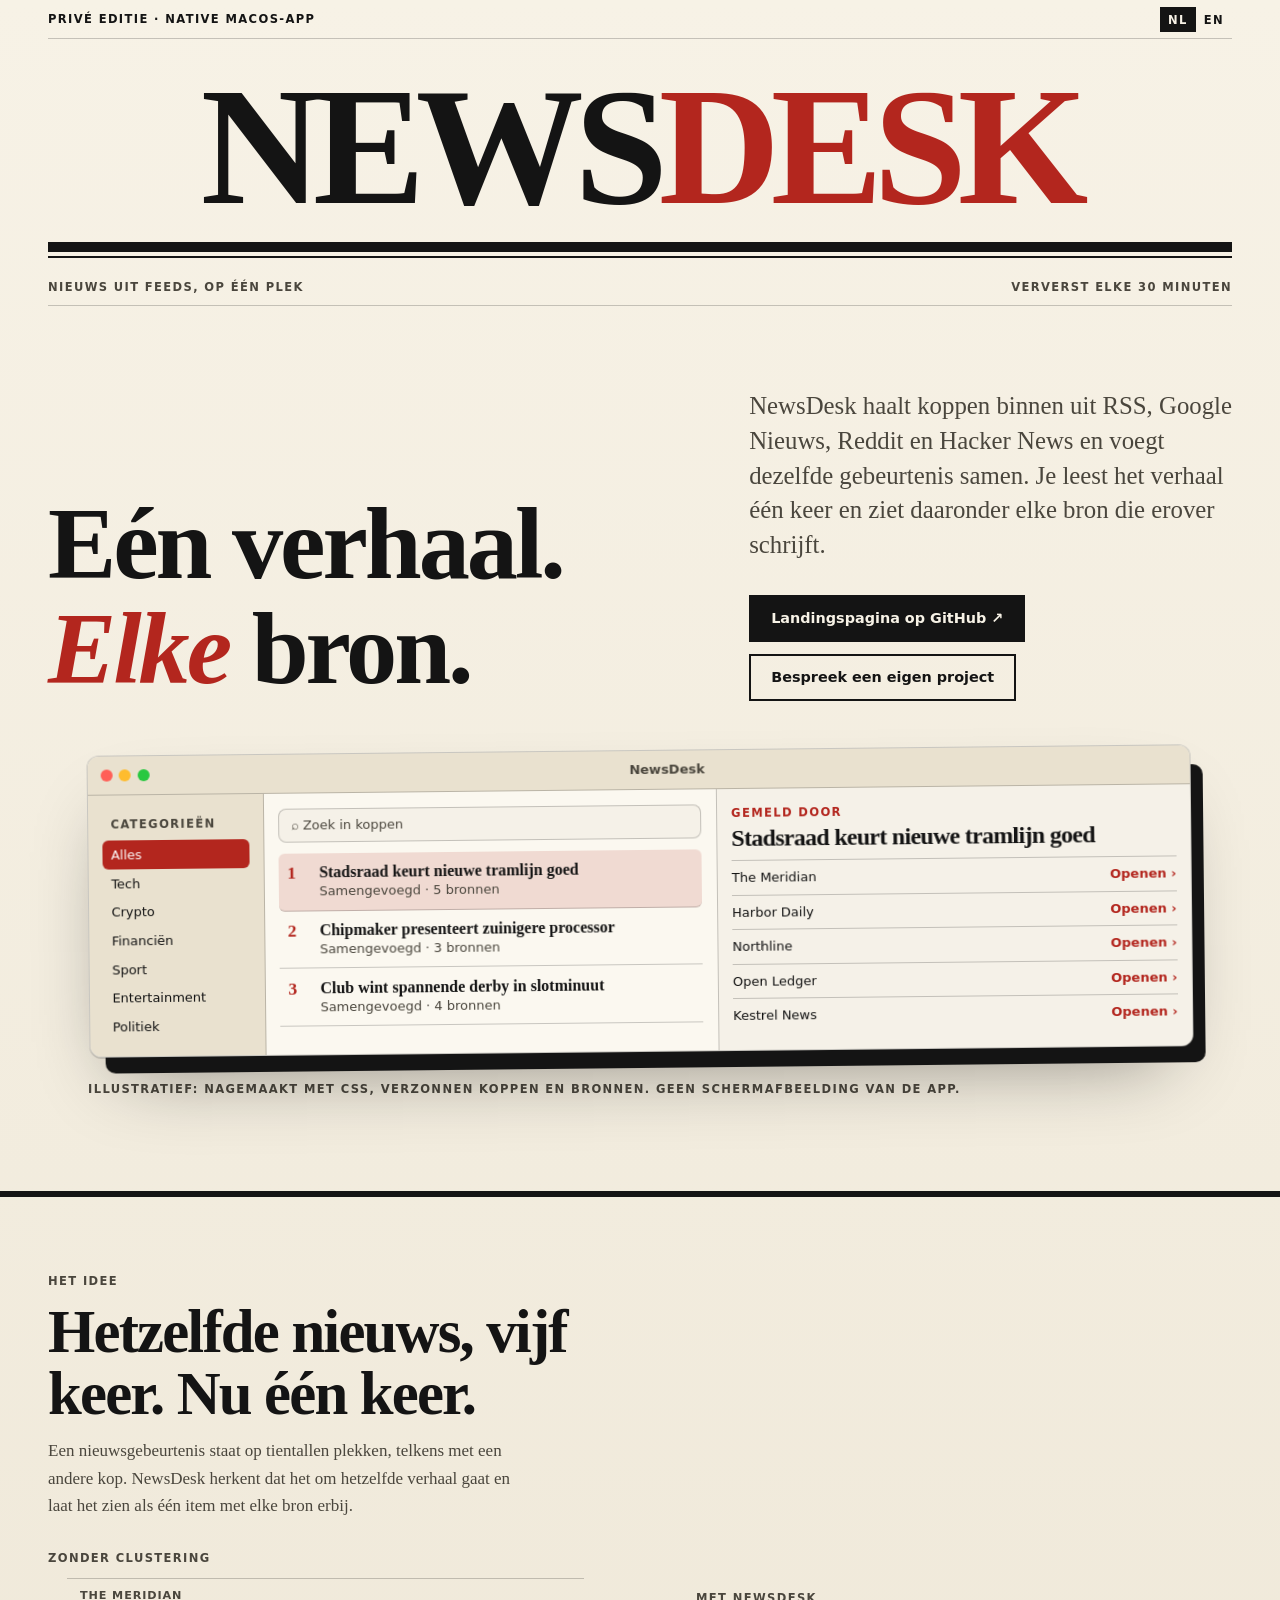
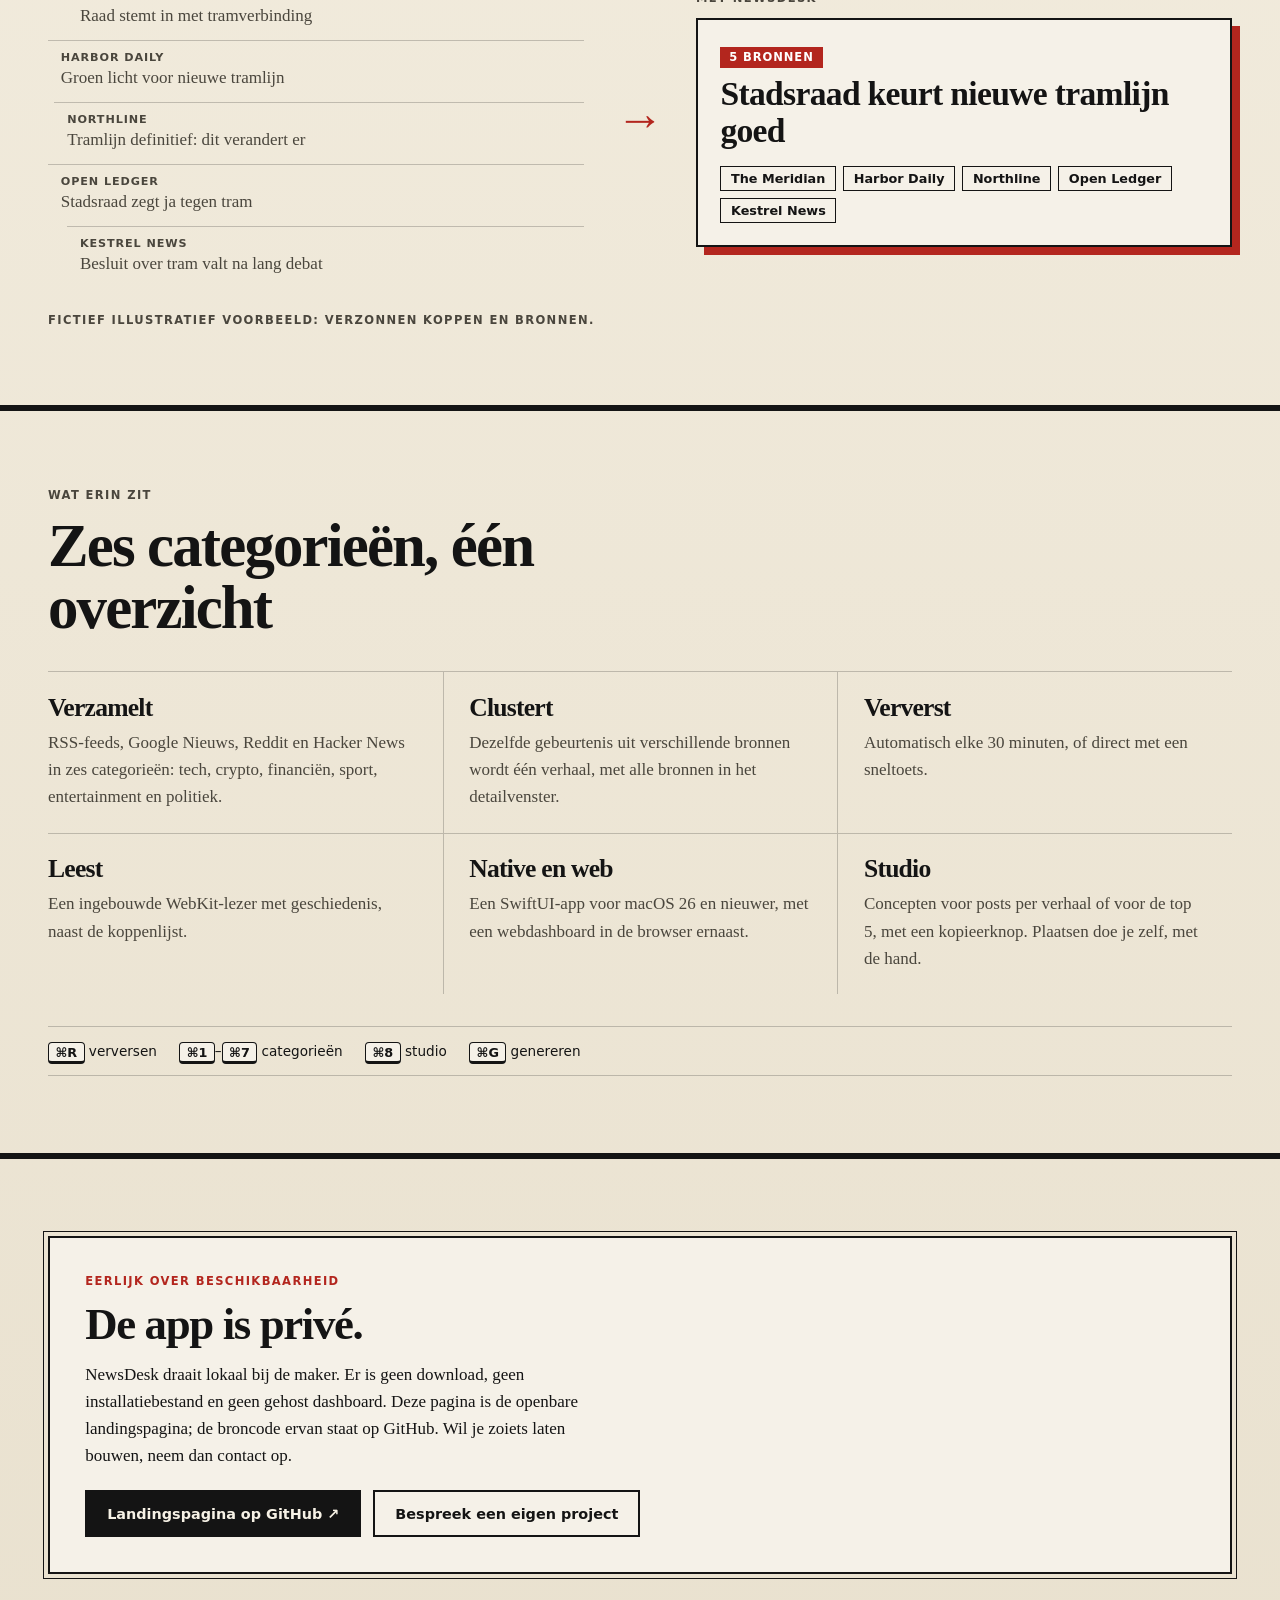
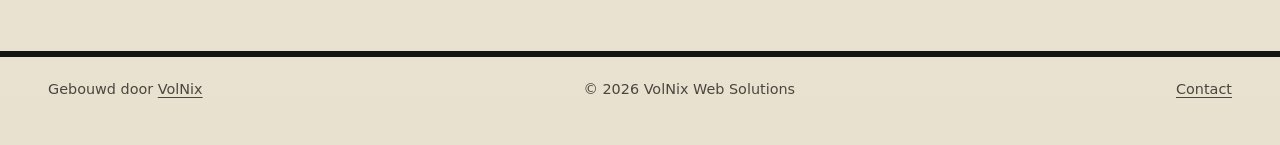
<file: index.html>
<!doctype html>
<html lang="nl">
<head>
<meta charset="utf-8">
<meta name="viewport" content="width=device-width,initial-scale=1">
<title>NewsDesk — één verhaal, alle bronnen | macOS-nieuwsapp</title>
<meta name="description" content="NewsDesk verzamelt nieuws uit feeds en clustert dezelfde verhalen, zodat je per verhaal elke bron ziet. Een privé, native macOS-app door VolNix.">
<meta name="color-scheme" content="light dark">
<meta name="theme-color" content="#f7f2e6" media="(prefers-color-scheme: light)">
<meta name="theme-color" content="#15130f" media="(prefers-color-scheme: dark)">
<link rel="canonical" href="https://newsdesk-app.netlify.app/">
<link rel="alternate" hreflang="nl" href="https://newsdesk-app.netlify.app/">
<link rel="alternate" hreflang="en" href="https://newsdesk-app.netlify.app/en/">
<link rel="alternate" hreflang="x-default" href="https://newsdesk-app.netlify.app/">
<meta property="og:type" content="website">
<meta property="og:site_name" content="NewsDesk">
<meta property="og:title" content="NewsDesk — één verhaal, alle bronnen | macOS-nieuwsapp">
<meta property="og:description" content="NewsDesk verzamelt nieuws uit feeds en clustert dezelfde verhalen, zodat je per verhaal elke bron ziet. Een privé, native macOS-app door VolNix.">
<meta property="og:url" content="https://newsdesk-app.netlify.app/">
<meta property="og:locale" content="nl_NL">
<meta property="og:locale:alternate" content="en_US">
<meta name="twitter:card" content="summary">
<link rel="icon" href="/assets/favicon.svg?v=1" type="image/svg+xml">
<link rel="stylesheet" href="/assets/newsdesk.css?v=1">
</head>
<body>
<a class="skip" href="#main">Spring naar inhoud</a>
<header class="wrap">
  <div class="strip meta">
    <span>Privé editie · native macOS-app</span>
    <nav class="lang" aria-label="Taal"><a href="/" hreflang="nl" lang="nl" aria-current="page">NL</a><a href="/en/" hreflang="en" lang="en">EN</a></nav>
  </div>
  <div class="masthead"><a href="/" aria-label="NewsDesk"><p class="logo" aria-hidden="true">NEWS<b>DESK</b></p></a></div>
  <hr class="rule"><hr class="rule">
  <p class="dateline meta"><span>Nieuws uit feeds, op één plek</span><span>Ververst elke 30 minuten</span></p>
</header>
<main id="main">
<div class="wrap">
  <div class="hero">
    <h1>Eén verhaal. <em>Elke</em> bron.</h1>
    <p class="deck">NewsDesk haalt koppen binnen uit RSS, Google Nieuws, Reddit en Hacker News en voegt dezelfde gebeurtenis samen. Je leest het verhaal één keer en ziet daaronder elke bron die erover schrijft.</p>
    <div class="cta"><a class="btn btn-solid" href="https://github.com/jonacarbi/newsdesk">Landingspagina op GitHub ↗</a><a class="btn btn-line" href="https://volnix.io/contact">Bespreek een eigen project</a></div>
  </div>

  <figure class="stage">
    <div class="win" role="img" aria-label="Illustratieve nabootsing van het NewsDesk-venster: categorieën, genummerde koppenlijst en een detailvenster met alle bronnen van één verhaal.">
      <div class="bar"><span class="dots"><i></i><i></i><i></i></span><strong>NewsDesk</strong></div>
      <div class="cols" aria-hidden="true">
        <div class="side"><span class="meta">Categorieën</span><ul>
          <li aria-current="true"><span>Alles</span></li><li><span>Tech</span></li><li><span>Crypto</span></li><li><span>Financiën</span></li><li><span>Sport</span></li><li><span>Entertainment</span></li><li><span>Politiek</span></li></ul></div>
        <div class="list"><div class="search">⌕ Zoek in koppen</div><ol>
          <li aria-current="true"><span class="n">1</span><span><b>Stadsraad keurt nieuwe tramlijn goed</b><em>Samengevoegd · 5 bronnen</em></span></li>
          <li><span class="n">2</span><span><b>Chipmaker presenteert zuinigere processor</b><em>Samengevoegd · 3 bronnen</em></span></li>
          <li><span class="n">3</span><span><b>Club wint spannende derby in slotminuut</b><em>Samengevoegd · 4 bronnen</em></span></li></ol></div>
        <div class="detail"><span class="meta kicker">Gemeld door</span><h3>Stadsraad keurt nieuwe tramlijn goed</h3><ul>
          <li><span>The Meridian</span><span>Openen ›</span></li><li><span>Harbor Daily</span><span>Openen ›</span></li><li><span>Northline</span><span>Openen ›</span></li><li><span>Open Ledger</span><span>Openen ›</span></li><li><span>Kestrel News</span><span>Openen ›</span></li></ul></div>
      </div>
    </div>
    <figcaption class="meta">Illustratief: nagemaakt met CSS, verzonnen koppen en bronnen. Geen schermafbeelding van de app.</figcaption>
  </figure>
</div>

<section aria-labelledby="h-cluster"><div class="wrap">
  <div class="sec-head"><p class="meta kicker">Het idee</p><h2 id="h-cluster">Hetzelfde nieuws, vijf keer. Nu één keer.</h2><p>Een nieuwsgebeurtenis staat op tientallen plekken, telkens met een andere kop. NewsDesk herkent dat het om hetzelfde verhaal gaat en laat het zien als één item met elke bron erbij.</p></div>
  <div class="cluster">
    <div><h3>Zonder clustering</h3><ul class="scatter">
      <li><small>The Meridian</small>Raad stemt in met tramverbinding</li><li><small>Harbor Daily</small>Groen licht voor nieuwe tramlijn</li><li><small>Northline</small>Tramlijn definitief: dit verandert er</li><li><small>Open Ledger</small>Stadsraad zegt ja tegen tram</li><li><small>Kestrel News</small>Besluit over tram valt na lang debat</li></ul></div>
    <div class="merge" aria-hidden="true">→</div>
    <div><h3>Met NewsDesk</h3><div class="one"><span class="badge">5 bronnen</span><h4>Stadsraad keurt nieuwe tramlijn goed</h4><ul class="chips"><li>The Meridian</li><li>Harbor Daily</li><li>Northline</li><li>Open Ledger</li><li>Kestrel News</li></ul></div></div>
  </div>
  <p class="meta cap">Fictief illustratief voorbeeld: verzonnen koppen en bronnen.</p>
</div></section>

<section aria-labelledby="h-edition"><div class="wrap">
  <div class="sec-head"><p class="meta kicker">Wat erin zit</p><h2 id="h-edition">Zes categorieën, één overzicht</h2></div>
  <div class="press">
    <article><h3>Verzamelt</h3><p>RSS-feeds, Google Nieuws, Reddit en Hacker News in zes categorieën: tech, crypto, financiën, sport, entertainment en politiek.</p></article>
    <article><h3>Clustert</h3><p>Dezelfde gebeurtenis uit verschillende bronnen wordt één verhaal, met alle bronnen in het detailvenster.</p></article>
    <article><h3>Ververst</h3><p>Automatisch elke 30 minuten, of direct met een sneltoets.</p></article>
    <article><h3>Leest</h3><p>Een ingebouwde WebKit-lezer met geschiedenis, naast de koppenlijst.</p></article>
    <article><h3>Native en web</h3><p>Een SwiftUI-app voor macOS 26 en nieuwer, met een webdashboard in de browser ernaast.</p></article>
    <article><h3>Studio</h3><p>Concepten voor posts per verhaal of voor de top 5, met een kopieerknop. Plaatsen doe je zelf, met de hand.</p></article>
  </div>
  <p class="keys"><span><kbd>⌘R</kbd> verversen</span><span><kbd>⌘1</kbd>–<kbd>⌘7</kbd> categorieën</span><span><kbd>⌘8</kbd> studio</span><span><kbd>⌘G</kbd> genereren</span></p>
</div></section>

<section aria-labelledby="h-private"><div class="wrap">
  <div class="notice"><p class="meta kicker">Eerlijk over beschikbaarheid</p><h2 id="h-private">De app is privé.</h2><p>NewsDesk draait lokaal bij de maker. Er is geen download, geen installatiebestand en geen gehost dashboard. Deze pagina is de openbare landingspagina; de broncode ervan staat op GitHub. Wil je zoiets laten bouwen, neem dan contact op.</p>
  <div class="cta"><a class="btn btn-solid" href="https://github.com/jonacarbi/newsdesk">Landingspagina op GitHub ↗</a><a class="btn btn-line" href="https://volnix.io/contact">Bespreek een eigen project</a></div></div>
</div></section>
</main>
<footer><div class="wrap"><span>Gebouwd door <a href="https://volnix.io">VolNix</a></span><span>© 2026 VolNix Web Solutions</span><a href="https://volnix.io/contact">Contact</a></div></footer>
</body>
</html>
</file>
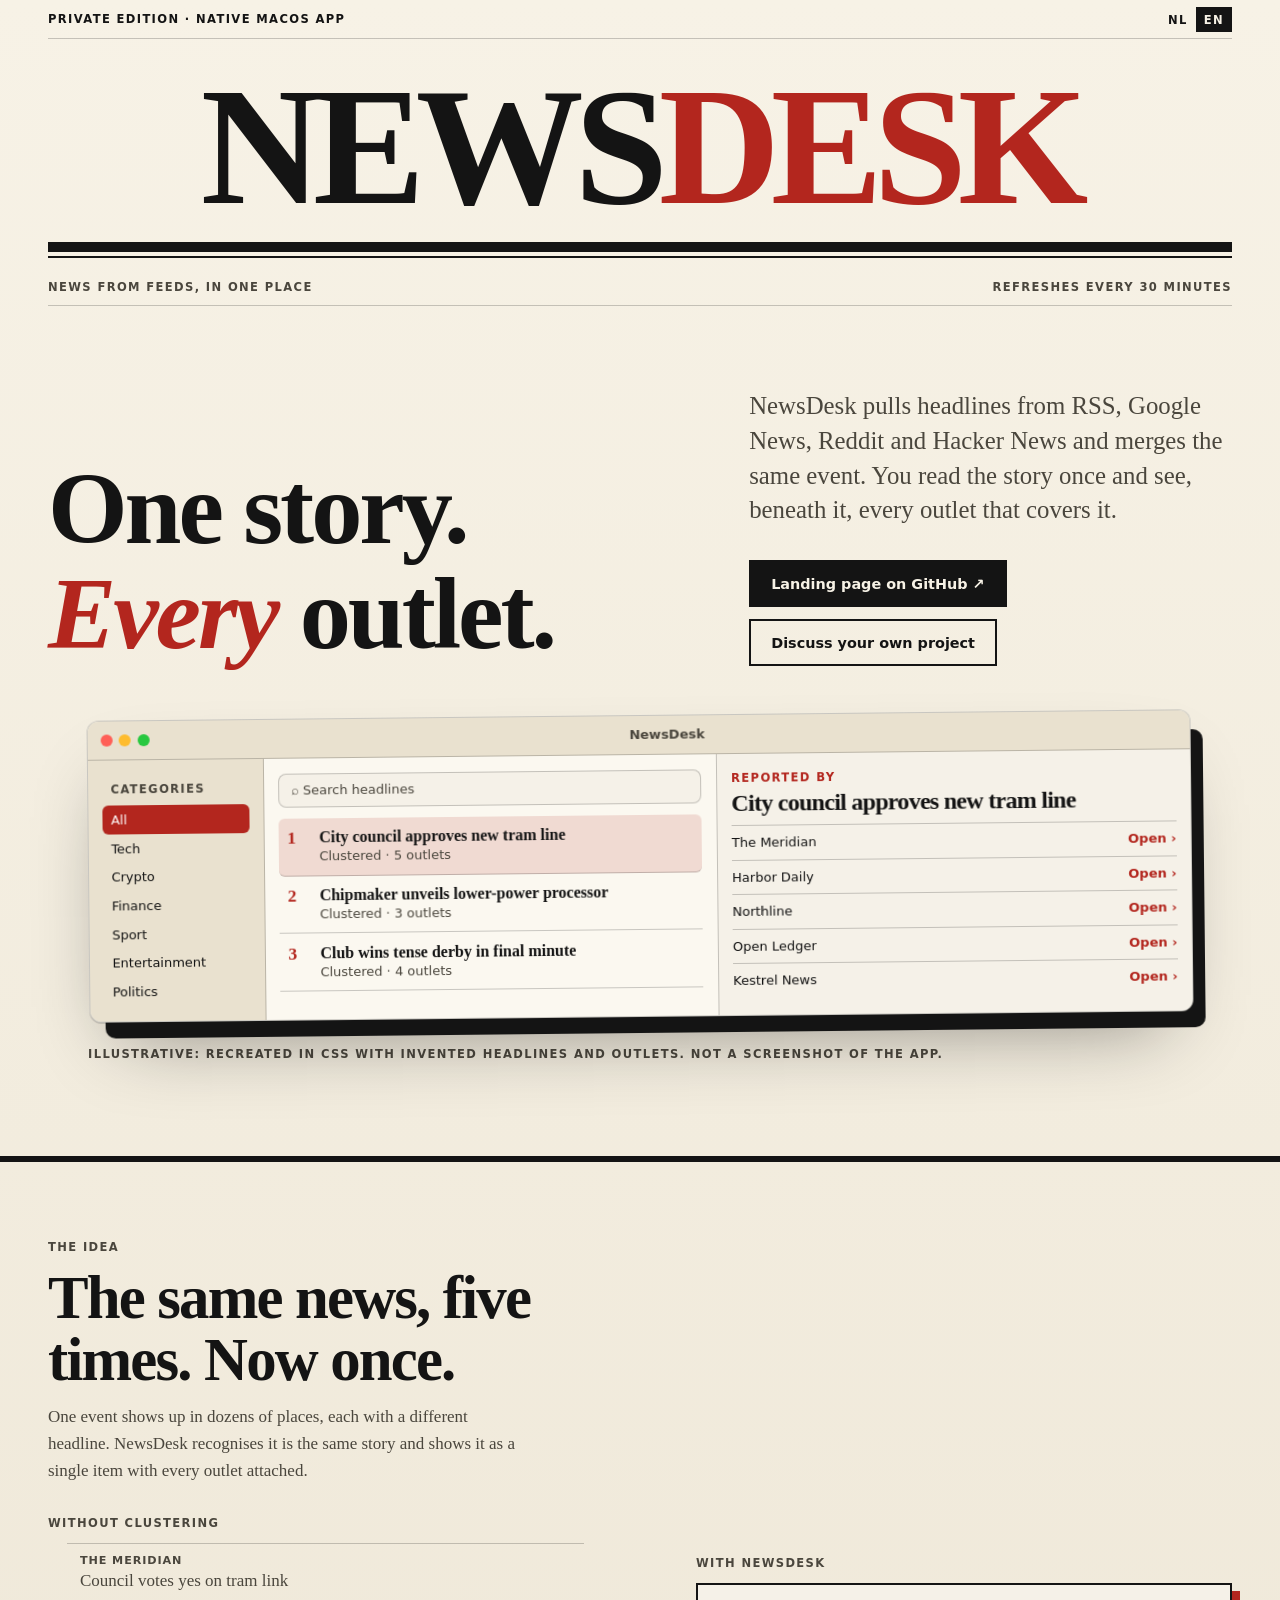
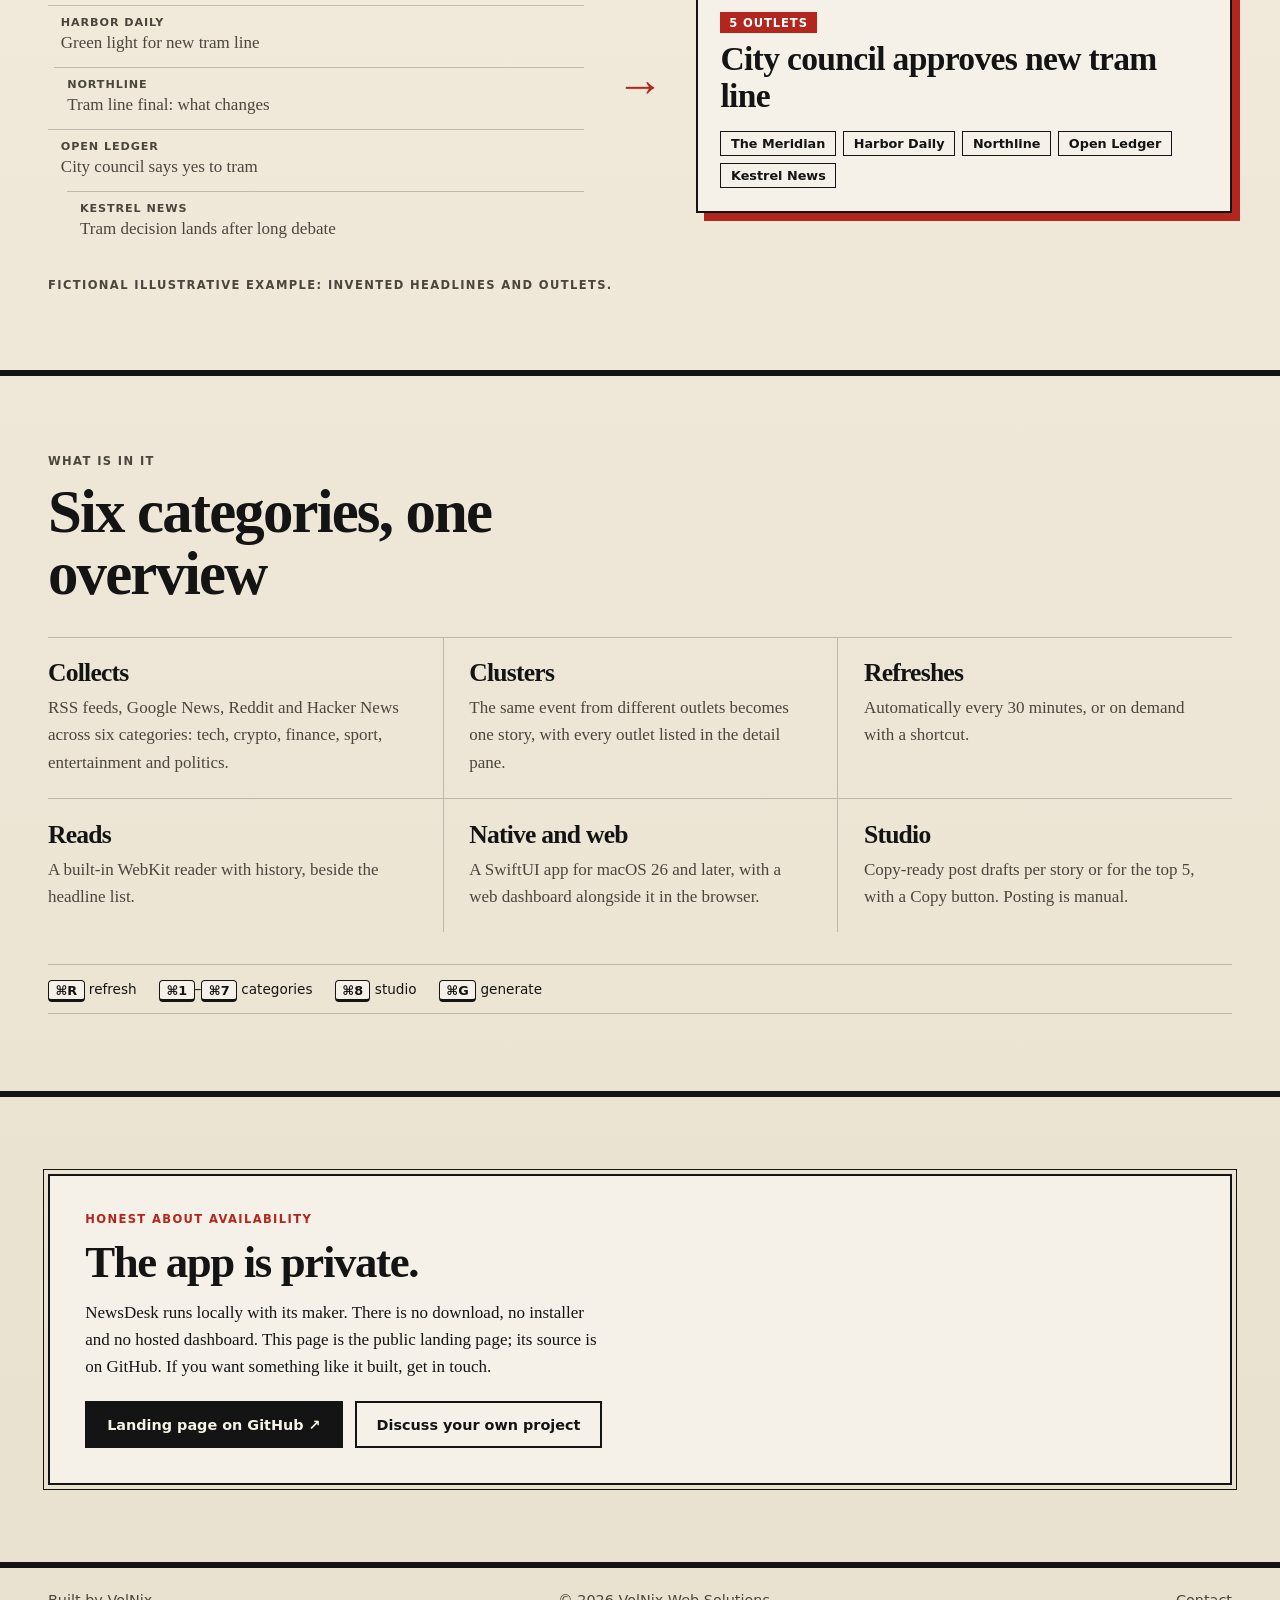
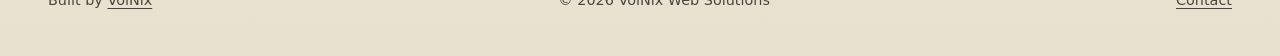
<file: en/index.html>
<!doctype html>
<html lang="en">
<head>
<meta charset="utf-8">
<meta name="viewport" content="width=device-width,initial-scale=1">
<title>NewsDesk — one story, every outlet | macOS news app</title>
<meta name="description" content="NewsDesk collects news from feeds and clusters the same story, so you see every outlet that reports it. A private, native macOS app by VolNix.">
<meta name="color-scheme" content="light dark">
<meta name="theme-color" content="#f7f2e6" media="(prefers-color-scheme: light)">
<meta name="theme-color" content="#15130f" media="(prefers-color-scheme: dark)">
<link rel="canonical" href="https://newsdesk-app.netlify.app/en/">
<link rel="alternate" hreflang="nl" href="https://newsdesk-app.netlify.app/">
<link rel="alternate" hreflang="en" href="https://newsdesk-app.netlify.app/en/">
<link rel="alternate" hreflang="x-default" href="https://newsdesk-app.netlify.app/">
<meta property="og:type" content="website">
<meta property="og:site_name" content="NewsDesk">
<meta property="og:title" content="NewsDesk — one story, every outlet | macOS news app">
<meta property="og:description" content="NewsDesk collects news from feeds and clusters the same story, so you see every outlet that reports it. A private, native macOS app by VolNix.">
<meta property="og:url" content="https://newsdesk-app.netlify.app/en/">
<meta property="og:locale" content="en_US">
<meta property="og:locale:alternate" content="nl_NL">
<meta name="twitter:card" content="summary">
<link rel="icon" href="/assets/favicon.svg?v=1" type="image/svg+xml">
<link rel="stylesheet" href="/assets/newsdesk.css?v=1">
</head>
<body>
<a class="skip" href="#main">Skip to content</a>
<header class="wrap">
  <div class="strip meta">
    <span>Private edition · native macOS app</span>
    <nav class="lang" aria-label="Language"><a href="/" hreflang="nl" lang="nl">NL</a><a href="/en/" hreflang="en" lang="en" aria-current="page">EN</a></nav>
  </div>
  <div class="masthead"><a href="/en/" aria-label="NewsDesk"><p class="logo" aria-hidden="true">NEWS<b>DESK</b></p></a></div>
  <hr class="rule"><hr class="rule">
  <p class="dateline meta"><span>News from feeds, in one place</span><span>Refreshes every 30 minutes</span></p>
</header>
<main id="main">
<div class="wrap">
  <div class="hero">
    <h1>One story. <em>Every</em> outlet.</h1>
    <p class="deck">NewsDesk pulls headlines from RSS, Google News, Reddit and Hacker News and merges the same event. You read the story once and see, beneath it, every outlet that covers it.</p>
    <div class="cta"><a class="btn btn-solid" href="https://github.com/jonacarbi/newsdesk">Landing page on GitHub ↗</a><a class="btn btn-line" href="https://volnix.io/en/contact">Discuss your own project</a></div>
  </div>

  <figure class="stage">
    <div class="win" role="img" aria-label="Illustrative recreation of the NewsDesk window: categories, a numbered headline list and a detail pane listing every outlet for one story.">
      <div class="bar"><span class="dots"><i></i><i></i><i></i></span><strong>NewsDesk</strong></div>
      <div class="cols" aria-hidden="true">
        <div class="side"><span class="meta">Categories</span><ul>
          <li aria-current="true"><span>All</span></li><li><span>Tech</span></li><li><span>Crypto</span></li><li><span>Finance</span></li><li><span>Sport</span></li><li><span>Entertainment</span></li><li><span>Politics</span></li></ul></div>
        <div class="list"><div class="search">⌕ Search headlines</div><ol>
          <li aria-current="true"><span class="n">1</span><span><b>City council approves new tram line</b><em>Clustered · 5 outlets</em></span></li>
          <li><span class="n">2</span><span><b>Chipmaker unveils lower-power processor</b><em>Clustered · 3 outlets</em></span></li>
          <li><span class="n">3</span><span><b>Club wins tense derby in final minute</b><em>Clustered · 4 outlets</em></span></li></ol></div>
        <div class="detail"><span class="meta kicker">Reported by</span><h3>City council approves new tram line</h3><ul>
          <li><span>The Meridian</span><span>Open ›</span></li><li><span>Harbor Daily</span><span>Open ›</span></li><li><span>Northline</span><span>Open ›</span></li><li><span>Open Ledger</span><span>Open ›</span></li><li><span>Kestrel News</span><span>Open ›</span></li></ul></div>
      </div>
    </div>
    <figcaption class="meta">Illustrative: recreated in CSS with invented headlines and outlets. Not a screenshot of the app.</figcaption>
  </figure>
</div>

<section aria-labelledby="h-cluster"><div class="wrap">
  <div class="sec-head"><p class="meta kicker">The idea</p><h2 id="h-cluster">The same news, five times. Now once.</h2><p>One event shows up in dozens of places, each with a different headline. NewsDesk recognises it is the same story and shows it as a single item with every outlet attached.</p></div>
  <div class="cluster">
    <div><h3>Without clustering</h3><ul class="scatter">
      <li><small>The Meridian</small>Council votes yes on tram link</li><li><small>Harbor Daily</small>Green light for new tram line</li><li><small>Northline</small>Tram line final: what changes</li><li><small>Open Ledger</small>City council says yes to tram</li><li><small>Kestrel News</small>Tram decision lands after long debate</li></ul></div>
    <div class="merge" aria-hidden="true">→</div>
    <div><h3>With NewsDesk</h3><div class="one"><span class="badge">5 outlets</span><h4>City council approves new tram line</h4><ul class="chips"><li>The Meridian</li><li>Harbor Daily</li><li>Northline</li><li>Open Ledger</li><li>Kestrel News</li></ul></div></div>
  </div>
  <p class="meta cap">Fictional illustrative example: invented headlines and outlets.</p>
</div></section>

<section aria-labelledby="h-edition"><div class="wrap">
  <div class="sec-head"><p class="meta kicker">What is in it</p><h2 id="h-edition">Six categories, one overview</h2></div>
  <div class="press">
    <article><h3>Collects</h3><p>RSS feeds, Google News, Reddit and Hacker News across six categories: tech, crypto, finance, sport, entertainment and politics.</p></article>
    <article><h3>Clusters</h3><p>The same event from different outlets becomes one story, with every outlet listed in the detail pane.</p></article>
    <article><h3>Refreshes</h3><p>Automatically every 30 minutes, or on demand with a shortcut.</p></article>
    <article><h3>Reads</h3><p>A built-in WebKit reader with history, beside the headline list.</p></article>
    <article><h3>Native and web</h3><p>A SwiftUI app for macOS 26 and later, with a web dashboard alongside it in the browser.</p></article>
    <article><h3>Studio</h3><p>Copy-ready post drafts per story or for the top 5, with a Copy button. Posting is manual.</p></article>
  </div>
  <p class="keys"><span><kbd>⌘R</kbd> refresh</span><span><kbd>⌘1</kbd>–<kbd>⌘7</kbd> categories</span><span><kbd>⌘8</kbd> studio</span><span><kbd>⌘G</kbd> generate</span></p>
</div></section>

<section aria-labelledby="h-private"><div class="wrap">
  <div class="notice"><p class="meta kicker">Honest about availability</p><h2 id="h-private">The app is private.</h2><p>NewsDesk runs locally with its maker. There is no download, no installer and no hosted dashboard. This page is the public landing page; its source is on GitHub. If you want something like it built, get in touch.</p>
  <div class="cta"><a class="btn btn-solid" href="https://github.com/jonacarbi/newsdesk">Landing page on GitHub ↗</a><a class="btn btn-line" href="https://volnix.io/en/contact">Discuss your own project</a></div></div>
</div></section>
</main>
<footer><div class="wrap"><span>Built by <a href="https://volnix.io/en/">VolNix</a></span><span>© 2026 VolNix Web Solutions</span><a href="https://volnix.io/en/contact">Contact</a></div></footer>
</body>
</html>
</file>
<file: assets/newsdesk.css>
:root{
  --paper:#f7f2e6;--paper-2:#e9e1cf;--sheet:#f5f1e8;--ink:#141414;--ink-2:#4a463d;
  --red:#b3261e;--rule:#141414;--hair:rgba(20,20,20,.22);--win:#fbf8f0;--on-ink:#f7f2e6;--on-red:#fff;
  --serif:"New York","Iowan Old Style","Palatino Linotype",Palatino,Georgia,serif;
  --sans:system-ui,-apple-system,"Segoe UI",Roboto,sans-serif;
  --gutter:clamp(16px,4vw,48px);
}
@media (prefers-color-scheme:dark){:root{
  --paper:#15130f;--paper-2:#1d1a14;--sheet:#1a1812;--ink:#ece5d3;--ink-2:#b4ac98;
  --red:#ff7b6e;--rule:#ece5d3;--hair:rgba(236,229,211,.2);--win:#211e17;--on-ink:#15130f;--on-red:#15130f;
}}
*{box-sizing:border-box}
html{-webkit-text-size-adjust:100%;background:var(--paper-2)}
body{margin:0;background:linear-gradient(180deg,var(--paper),var(--paper-2));color:var(--ink);font:1.0625rem/1.6 var(--serif);overflow-wrap:break-word}
a{color:inherit;text-decoration-thickness:1px;text-underline-offset:.2em}
a:focus-visible{outline:3px solid var(--red);outline-offset:3px}
.skip{position:absolute;left:var(--gutter);top:-80px;background:var(--ink);color:var(--on-ink);padding:.6rem 1rem;font:600 .9rem var(--sans);z-index:9}
.skip:focus{top:8px}
.wrap{width:min(1200px,100% - 2*var(--gutter));margin-inline:auto}
.meta{font:600 .72rem/1.4 var(--sans);letter-spacing:.12em;text-transform:uppercase}

/* masthead */
.strip{display:flex;flex-wrap:wrap;justify-content:space-between;align-items:center;gap:.5rem 1.5rem;padding:.7rem 0;border-bottom:1px solid var(--hair)}
.lang a{padding:.35rem .5rem;text-decoration:none}
.lang [aria-current]{background:var(--ink);color:var(--on-ink)}
.masthead{text-align:center;padding:clamp(1rem,3vw,2rem) 0 0}
.masthead a{text-decoration:none}
.logo{margin:0;font:700 clamp(3rem,15.5vw,10.5rem)/.9 var(--serif);letter-spacing:-.055em}
.logo b{color:var(--red);font-weight:700}
.rule{border:0;height:10px;background:var(--rule);margin:clamp(.6rem,2vw,1.2rem) 0 0}
.rule+.rule{height:2px;margin-top:4px}
.dateline{display:flex;flex-wrap:wrap;justify-content:space-between;gap:.25rem 1.5rem;padding:.6rem 0;border-bottom:1px solid var(--hair);color:var(--ink-2)}

/* hero */
.hero{padding:clamp(2rem,6vw,4.5rem) 0 2rem;display:grid;gap:1.5rem;grid-template-columns:minmax(0,1fr)}
.kicker{color:var(--red)}
h1,h2,h3{font-family:var(--serif);font-weight:700;letter-spacing:-.03em;line-height:1.02;margin:0}
h1{font-size:clamp(2.5rem,8.2vw,6.4rem);max-width:13ch}
h1 em{font-style:italic;color:var(--red)}
.deck{font-size:clamp(1.15rem,2.2vw,1.55rem);line-height:1.4;max-width:46ch;color:var(--ink-2);margin:0}
.cta{display:flex;flex-wrap:wrap;gap:.75rem;align-items:center;margin-top:.5rem}
.btn{display:inline-block;padding:.85rem 1.25rem;font:700 .9rem var(--sans);text-decoration:none;border:2px solid var(--ink);transition:transform .15s,background .15s,color .15s}
.btn-solid{background:var(--ink);color:var(--on-ink)}
.btn-solid:hover{background:var(--red);border-color:var(--red);color:var(--on-red)}
.btn-line:hover{background:var(--ink);color:var(--on-ink)}
.btn:active{transform:translateY(1px)}
@media (min-width:980px){.hero{grid-template-columns:minmax(0,1.15fr) minmax(0,.85fr);align-items:end;column-gap:3rem}.hero h1{grid-row:1/3}}

/* macOS window recreation */
.stage{position:relative;padding:0 0 clamp(2.5rem,6vw,5rem)}
.stage figcaption{margin-top:1.8rem;color:var(--ink-2)}
.win{background:var(--win);border:1px solid var(--hair);border-radius:12px;box-shadow:0 1px 0 var(--hair),14px 18px 0 -2px var(--ink),0 40px 80px -30px rgba(0,0,0,.45);overflow:hidden;font:.8125rem/1.35 var(--sans);transform:rotate(-.6deg)}
.bar{display:flex;align-items:center;gap:.5rem;padding:.65rem .8rem;border-bottom:1px solid var(--hair);background:var(--paper-2)}
.dots{display:flex;gap:.4rem}.dots i{width:.75rem;height:.75rem;border-radius:50%;background:#ff5f57}.dots i:nth-child(2){background:#febc2e}.dots i:nth-child(3){background:#28c840}
.bar strong{margin-inline:auto;font-weight:600;color:var(--ink-2)}
.cols{display:grid;grid-template-columns:minmax(0,1fr);min-height:0}
.side,.list,.detail{padding:.9rem}
.side{display:none;background:var(--paper-2);border-right:1px solid var(--hair)}
.side ul,.list ol,.detail ul{list-style:none;margin:0;padding:0}
.side li{display:flex;justify-content:space-between;padding:.35rem .5rem;border-radius:6px}
.side li[aria-current]{background:var(--red);color:var(--on-red)}
.side .meta{display:block;margin:.4rem .5rem .5rem;color:var(--ink-2)}
.search{border:1px solid var(--hair);border-radius:8px;padding:.45rem .7rem;margin-bottom:.7rem;color:var(--ink-2);background:var(--sheet)}
.list li{display:grid;grid-template-columns:1.6rem minmax(0,1fr);gap:.4rem;padding:.6rem .5rem;border-bottom:1px solid var(--hair)}
.list li[aria-current]{background:color-mix(in srgb,var(--red) 14%,transparent);border-radius:6px}
.list b{font:700 1rem/1.25 var(--serif);display:block}
.list em{font-style:normal;color:var(--ink-2)}
.n{font:700 1.1rem var(--serif);color:var(--red)}
.detail{border-top:1px solid var(--hair);background:var(--sheet)}
.detail h3{font-size:1.5rem;margin:.3rem 0 .6rem}
.detail li{display:flex;justify-content:space-between;gap:1rem;padding:.5rem 0;border-top:1px solid var(--hair)}
.detail li span:last-child{color:var(--red);font-weight:600}
@media (min-width:700px){.cols{grid-template-columns:minmax(0,1.1fr) minmax(0,1fr)}.detail{border-top:0;border-left:1px solid var(--hair)}}
@media (min-width:1000px){.cols{grid-template-columns:11rem minmax(0,1fr) minmax(0,1.05fr)}.side{display:block}}

/* sections */
section{padding:clamp(2.5rem,6vw,5rem) 0;border-top:6px solid var(--rule)}
.sec-head{display:grid;gap:.75rem;margin-bottom:2rem}
h2{font-size:clamp(2rem,5vw,3.8rem);max-width:18ch}
.sec-head p{max-width:56ch;margin:0;color:var(--ink-2)}

/* clustering */
.cluster{display:grid;gap:1.5rem;grid-template-columns:minmax(0,1fr)}
.cluster h3{font:700 .72rem var(--sans);letter-spacing:.12em;text-transform:uppercase;color:var(--ink-2);margin-bottom:.8rem}
.scatter{list-style:none;margin:0;padding:0}
.scatter li{padding:.65rem .8rem;border-top:1px solid var(--hair);color:var(--ink-2)}
.scatter li:nth-child(odd){margin-left:1.2rem}.scatter li:nth-child(3n){margin-left:.4rem}
.scatter small{display:block;font:600 .7rem var(--sans);letter-spacing:.08em;text-transform:uppercase}
.merge{font:700 3rem/1 var(--serif);color:var(--red);text-align:center;transform:rotate(90deg);width:3rem;margin:auto}
.one{background:var(--sheet);border:2px solid var(--ink);padding:1.4rem;box-shadow:8px 8px 0 var(--red)}
.one h4{font:700 clamp(1.5rem,3vw,2.1rem)/1.1 var(--serif);margin:.4rem 0 1rem;letter-spacing:-.02em}
.chips{display:flex;flex-wrap:wrap;gap:.45rem;padding:0;margin:0;list-style:none}
.chips li{border:1px solid var(--ink);padding:.25rem .6rem;font:600 .8rem var(--sans)}
.badge{display:inline-block;background:var(--red);color:var(--on-red);padding:.2rem .55rem;font:700 .72rem var(--sans);letter-spacing:.08em;text-transform:uppercase}
@media (min-width:900px){.cluster{grid-template-columns:minmax(0,1fr) 4rem minmax(0,1fr);align-items:center}.merge{transform:none}}

/* columns */
.press{display:grid;gap:0;grid-template-columns:minmax(0,1fr)}
.press article{padding:1.4rem 0;border-top:1px solid var(--hair)}
.press h3{font-size:1.6rem;margin-bottom:.5rem}
.press p{margin:0;color:var(--ink-2)}
@media (min-width:760px){.press{grid-template-columns:repeat(3,minmax(0,1fr))}.press article{padding:1.4rem 1.6rem}.press article:not(:nth-child(3n+1)){border-left:1px solid var(--hair)}.press article:nth-child(3n+1){padding-left:0}}
.keys{display:flex;flex-wrap:wrap;gap:.6rem 1.4rem;margin:2rem 0 0;padding:1rem 0;border-block:1px solid var(--hair);font:.85rem var(--sans)}
kbd{font:600 .8rem var(--sans);border:1px solid var(--ink);border-bottom-width:3px;border-radius:4px;padding:.1rem .4rem;background:var(--sheet)}
.notice{border:2px solid var(--ink);padding:clamp(1.2rem,3vw,2.2rem);display:grid;gap:.8rem;background:var(--sheet);outline:1px solid var(--ink);outline-offset:4px}
.notice h2{font-size:clamp(1.8rem,4vw,2.8rem)}.notice p{margin:0;max-width:62ch}
footer{border-top:6px solid var(--rule);padding:1.5rem 0 3rem;font:.9rem var(--sans);color:var(--ink-2)}
footer .wrap{display:flex;flex-wrap:wrap;gap:.5rem 1.5rem;justify-content:space-between}

@media (prefers-reduced-motion:no-preference){
  .win{animation:in .7s cubic-bezier(.16,1,.3,1) both}
  @keyframes in{from{opacity:0;transform:translateY(24px) rotate(0)}}
}
@media (prefers-reduced-motion:reduce){*{transition:none!important;animation:none!important}}
.cap{margin:1.5rem 0 0;color:var(--ink-2)}
</file>
